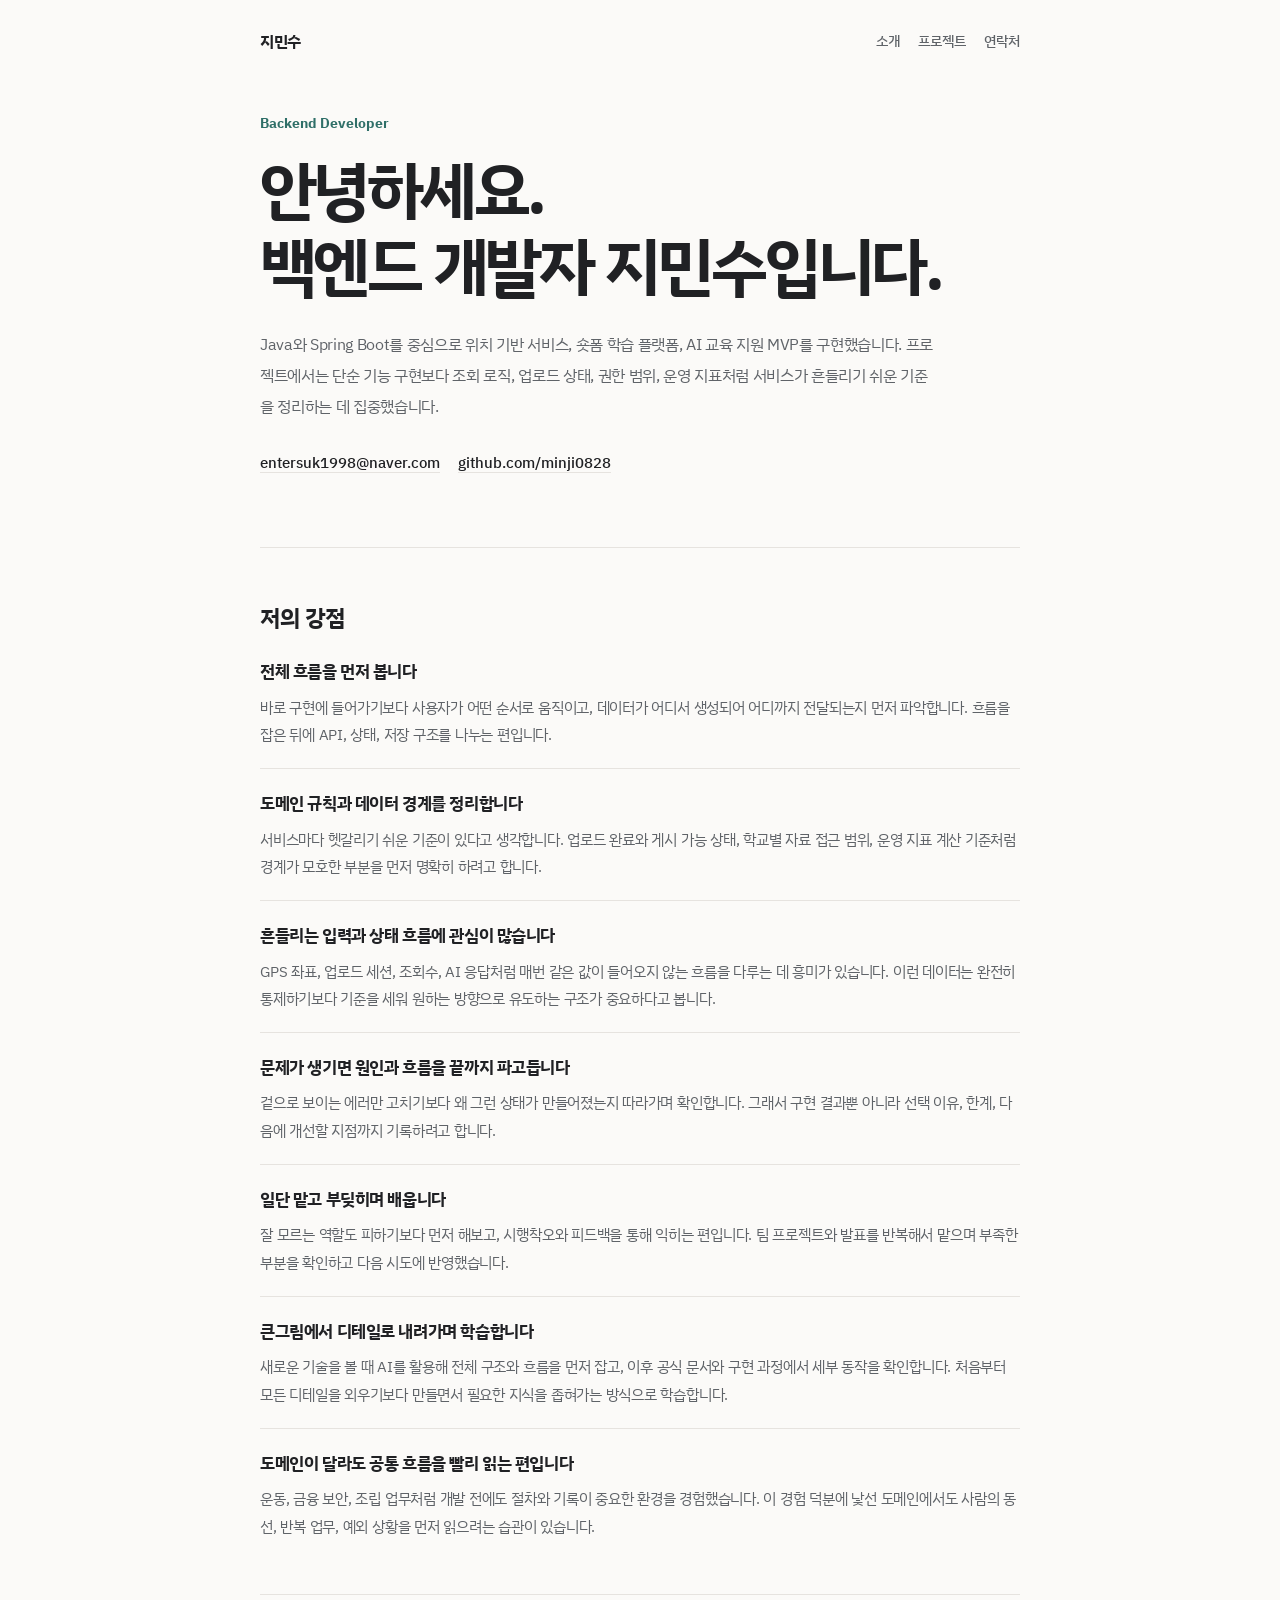
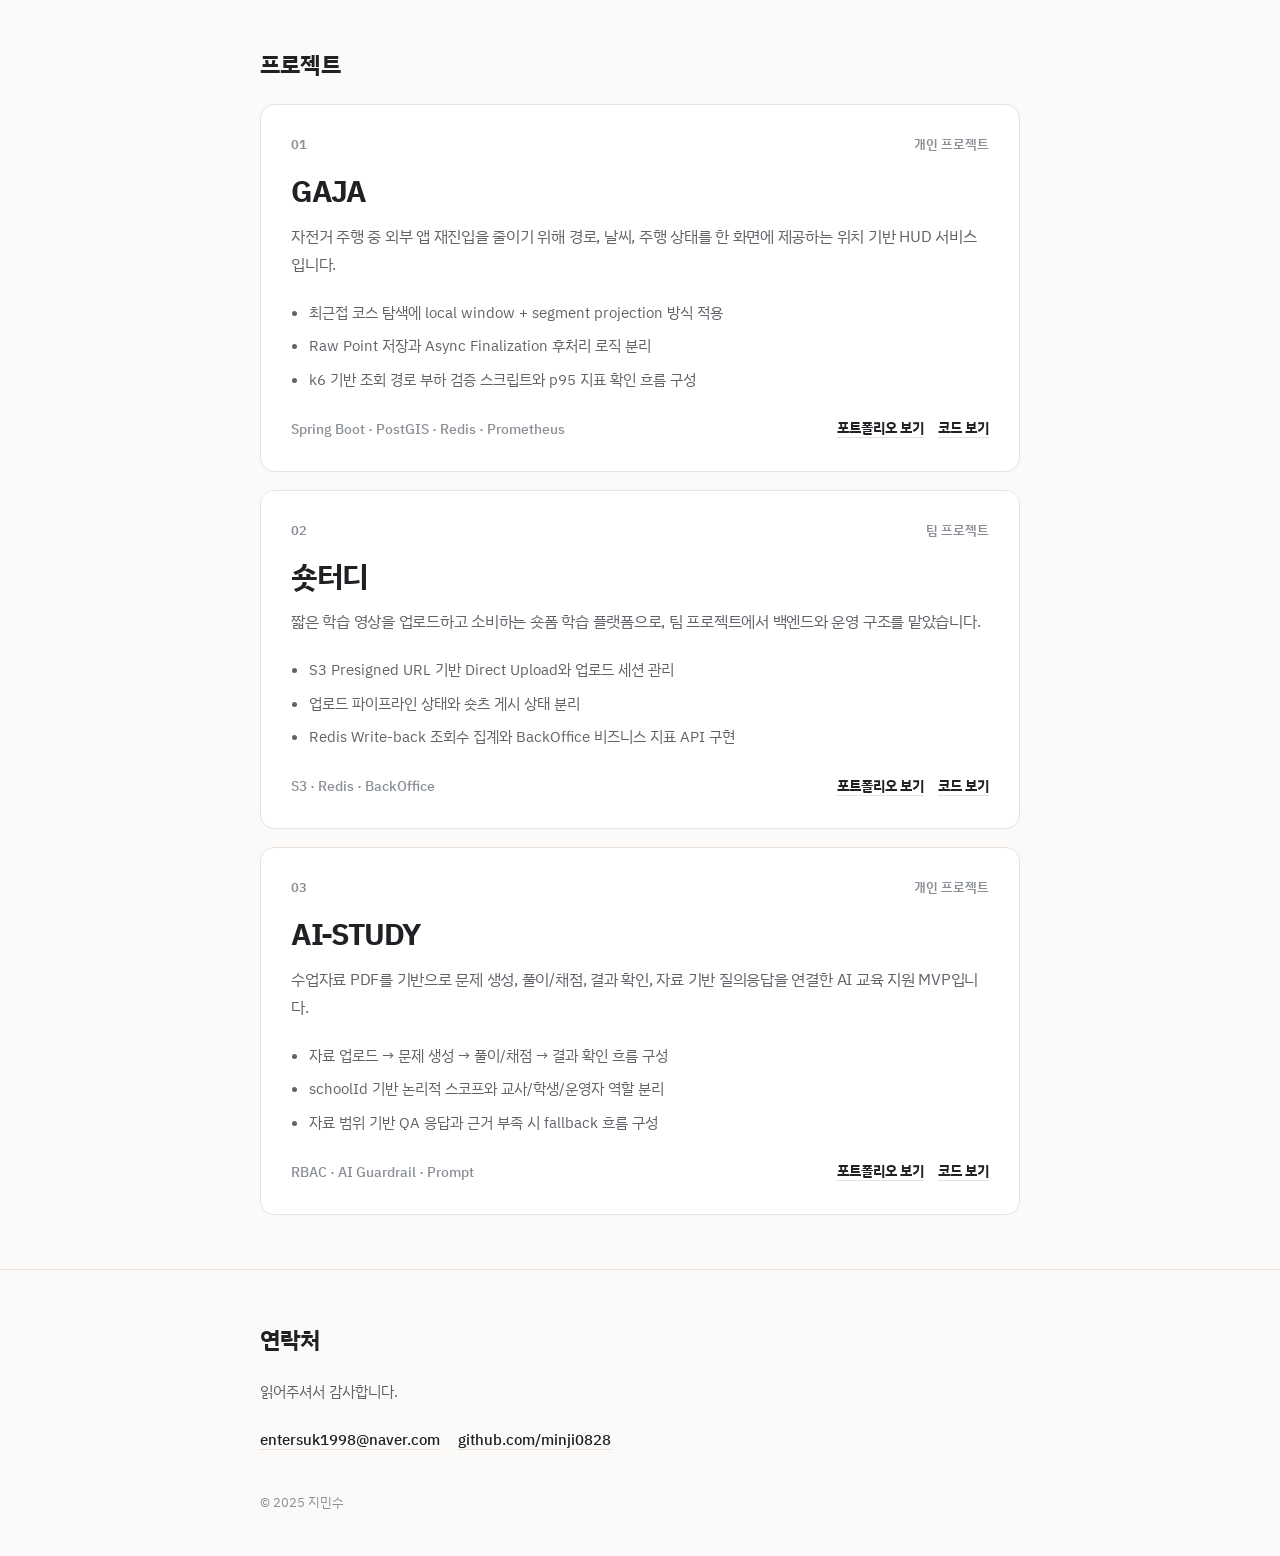
<file: index.html>
<!DOCTYPE html>
<html lang="ko">
<head>
  <meta charset="UTF-8" />
  <meta name="viewport" content="width=device-width, initial-scale=1.0" />
  <title>지민수 — Backend Developer</title>
  <meta name="description" content="백엔드 개발자 지민수의 포트폴리오. Spring Boot 기반 프로젝트와 구현 경험을 담백하게 정리했습니다." />
  <link rel="preconnect" href="https://fonts.googleapis.com" />
  <link rel="preconnect" href="https://fonts.gstatic.com" crossorigin />
  <link href="https://fonts.googleapis.com/css2?family=IBM+Plex+Sans+KR:wght@400;500;600;700&display=swap" rel="stylesheet" />
  <link rel="stylesheet" href="styles.css" />
</head>
<body class="home-page vertical-page">
  <header class="simple-header" id="top">
    <div class="simple-container">
      <nav class="simple-nav" aria-label="메인 네비게이션">
        <a href="#top" class="simple-name">지민수</a>
        <div>
          <a href="#about">소개</a>
          <a href="#projects">프로젝트</a>
          <a href="#contact">연락처</a>
        </div>
      </nav>

      <section class="intro" id="about" aria-labelledby="intro-heading">
        <p class="intro-label">Backend Developer</p>
        <h1 id="intro-heading">안녕하세요.<br />백엔드 개발자 지민수입니다.</h1>
        <p class="intro-text">
          Java와 Spring Boot를 중심으로 위치 기반 서비스, 숏폼 학습 플랫폼, AI 교육 지원 MVP를 구현했습니다.
          프로젝트에서는 단순 기능 구현보다 조회 로직, 업로드 상태, 권한 범위, 운영 지표처럼 서비스가 흔들리기 쉬운 기준을 정리하는 데 집중했습니다.
        </p>
        <div class="intro-links" aria-label="연락 링크">
          <a href="mailto:entersuk1998@naver.com">entersuk1998@naver.com</a>
          <a href="https://github.com/minji0828" target="_blank" rel="noopener noreferrer">github.com/minji0828</a>
        </div>
      </section>
    </div>
  </header>

  <main class="simple-container">
    <section class="simple-section" aria-labelledby="strength-heading">
      <h2 id="strength-heading">저의 강점</h2>
      <div class="personal-list">
        <article>
          <h3>전체 흐름을 먼저 봅니다</h3>
          <p>바로 구현에 들어가기보다 사용자가 어떤 순서로 움직이고, 데이터가 어디서 생성되어 어디까지 전달되는지 먼저 파악합니다. 흐름을 잡은 뒤에 API, 상태, 저장 구조를 나누는 편입니다.</p>
        </article>
        <article>
          <h3>도메인 규칙과 데이터 경계를 정리합니다</h3>
          <p>서비스마다 헷갈리기 쉬운 기준이 있다고 생각합니다. 업로드 완료와 게시 가능 상태, 학교별 자료 접근 범위, 운영 지표 계산 기준처럼 경계가 모호한 부분을 먼저 명확히 하려고 합니다.</p>
        </article>
        <article>
          <h3>흔들리는 입력과 상태 흐름에 관심이 많습니다</h3>
          <p>GPS 좌표, 업로드 세션, 조회수, AI 응답처럼 매번 같은 값이 들어오지 않는 흐름을 다루는 데 흥미가 있습니다. 이런 데이터는 완전히 통제하기보다 기준을 세워 원하는 방향으로 유도하는 구조가 중요하다고 봅니다.</p>
        </article>
        <article>
          <h3>문제가 생기면 원인과 흐름을 끝까지 파고듭니다</h3>
          <p>겉으로 보이는 에러만 고치기보다 왜 그런 상태가 만들어졌는지 따라가며 확인합니다. 그래서 구현 결과뿐 아니라 선택 이유, 한계, 다음에 개선할 지점까지 기록하려고 합니다.</p>
        </article>
        <article>
          <h3>일단 맡고 부딪히며 배웁니다</h3>
          <p>잘 모르는 역할도 피하기보다 먼저 해보고, 시행착오와 피드백을 통해 익히는 편입니다. 팀 프로젝트와 발표를 반복해서 맡으며 부족한 부분을 확인하고 다음 시도에 반영했습니다.</p>
        </article>
        <article>
          <h3>큰그림에서 디테일로 내려가며 학습합니다</h3>
          <p>새로운 기술을 볼 때 AI를 활용해 전체 구조와 흐름을 먼저 잡고, 이후 공식 문서와 구현 과정에서 세부 동작을 확인합니다. 처음부터 모든 디테일을 외우기보다 만들면서 필요한 지식을 좁혀가는 방식으로 학습합니다.</p>
        </article>
        <article>
          <h3>도메인이 달라도 공통 흐름을 빨리 읽는 편입니다</h3>
          <p>운동, 금융 보안, 조립 업무처럼 개발 전에도 절차와 기록이 중요한 환경을 경험했습니다. 이 경험 덕분에 낯선 도메인에서도 사람의 동선, 반복 업무, 예외 상황을 먼저 읽으려는 습관이 있습니다.</p>
        </article>
      </div>
    </section>

    <section class="simple-section" id="projects" aria-labelledby="projects-heading">
      <h2 id="projects-heading">프로젝트</h2>
      <div class="vertical-projects">
        <article class="vertical-project">
          <div class="project-topline">
            <span>01</span>
            <span>개인 프로젝트</span>
          </div>
          <h3>GAJA</h3>
          <p class="project-desc">자전거 주행 중 외부 앱 재진입을 줄이기 위해 경로, 날씨, 주행 상태를 한 화면에 제공하는 위치 기반 HUD 서비스입니다.</p>
          <ul>
            <li>최근접 코스 탐색에 local window + segment projection 방식 적용</li>
            <li>Raw Point 저장과 Async Finalization 후처리 로직 분리</li>
            <li>k6 기반 조회 경로 부하 검증 스크립트와 p95 지표 확인 흐름 구성</li>
          </ul>
          <div class="project-bottom">
            <span>Spring Boot · PostGIS · Redis · Prometheus</span>
            <span class="project-links">
              <a href="./gaja.html">포트폴리오 보기</a>
              <a href="https://github.com/BIKE-PROJECT-MINJI/bike-back" target="_blank" rel="noopener noreferrer">코드 보기</a>
            </span>
          </div>
        </article>

        <article class="vertical-project">
          <div class="project-topline">
            <span>02</span>
            <span>팀 프로젝트</span>
          </div>
          <h3>숏터디</h3>
          <p class="project-desc">짧은 학습 영상을 업로드하고 소비하는 숏폼 학습 플랫폼으로, 팀 프로젝트에서 백엔드와 운영 구조를 맡았습니다.</p>
          <ul>
            <li>S3 Presigned URL 기반 Direct Upload와 업로드 세션 관리</li>
            <li>업로드 파이프라인 상태와 숏츠 게시 상태 분리</li>
            <li>Redis Write-back 조회수 집계와 BackOffice 비즈니스 지표 API 구현</li>
          </ul>
          <div class="project-bottom">
            <span>S3 · Redis · BackOffice</span>
            <span class="project-links">
              <a href="./shortudy.html">포트폴리오 보기</a>
              <a href="https://github.com/minji0828/wantbehelp-3rd-LXP/tree/refactor/shorts" target="_blank" rel="noopener noreferrer">코드 보기</a>
            </span>
          </div>
        </article>

        <article class="vertical-project">
          <div class="project-topline">
            <span>03</span>
            <span>개인 프로젝트</span>
          </div>
          <h3>AI-STUDY</h3>
          <p class="project-desc">수업자료 PDF를 기반으로 문제 생성, 풀이/채점, 결과 확인, 자료 기반 질의응답을 연결한 AI 교육 지원 MVP입니다.</p>
          <ul>
            <li>자료 업로드 → 문제 생성 → 풀이/채점 → 결과 확인 흐름 구성</li>
            <li>schoolId 기반 논리적 스코프와 교사/학생/운영자 역할 분리</li>
            <li>자료 범위 기반 QA 응답과 근거 부족 시 fallback 흐름 구성</li>
          </ul>
          <div class="project-bottom">
            <span>RBAC · AI Guardrail · Prompt</span>
            <span class="project-links">
              <a href="./ai-study.html">포트폴리오 보기</a>
              <a href="https://github.com/MINJI-AI-STUDY/AI-BACK" target="_blank" rel="noopener noreferrer">코드 보기</a>
            </span>
          </div>
        </article>
      </div>
    </section>
  </main>

  <footer class="simple-footer" id="contact">
    <div class="simple-container">
      <h2>연락처</h2>
      <p>읽어주셔서 감사합니다.</p>
      <div class="footer-links">
        <a href="mailto:entersuk1998@naver.com">entersuk1998@naver.com</a>
        <a href="https://github.com/minji0828" target="_blank" rel="noopener noreferrer">github.com/minji0828</a>
      </div>
      <small>&copy; 2025 지민수</small>
    </div>
  </footer>

  <button class="scroll-top" id="scrollTop" aria-label="맨 위로 이동">
    <span aria-hidden="true">&#8593;</span>
  </button>

  <script src="script.js"></script>
</body>
</html>
</file>
<file: styles.css>
/* ─── Design System ─── */

:root {
  /* Color */
  --bg: #f6f5f2;
  --surface: #ffffff;
  --surface-warm: #faf9f7;

  --text: #1c1917;
  --text-secondary: #57534e;
  --text-muted: #a8a29e;

  --accent: #0d9488;
  --accent-hover: #0f766e;
  --accent-bg: #f0fdfa;
  --accent-border: rgba(13, 148, 136, 0.12);

  --border: #e7e5e4;
  --border-light: #f5f5f4;

  /* Typography */
  --font-body: "Pretendard", -apple-system, BlinkMacSystemFont, "Segoe UI", sans-serif;

  --text-xs: 0.8125rem;
  --text-sm: 0.875rem;
  --text-base: 1rem;
  --text-lg: 1.0625rem;
  --text-xl: 1.25rem;
  --text-2xl: 1.5rem;
  --text-3xl: 2.75rem;

  --leading-tight: 1.2;
  --leading-snug: 1.35;
  --leading-normal: 1.7;

  /* Spacing */
  --space-1: 0.25rem;
  --space-2: 0.5rem;
  --space-3: 0.75rem;
  --space-4: 1rem;
  --space-5: 1.25rem;
  --space-6: 1.5rem;
  --space-8: 2rem;
  --space-10: 2.5rem;
  --space-12: 3rem;
  --space-16: 4rem;
  --space-20: 5rem;

  /* Layout */
  --container-max: 800px;
  --radius: 12px;
  --radius-sm: 8px;
  --radius-full: 999px;

  /* Motion */
  --transition: 0.2s ease;
}

/* ─── Base ─── */

*,
*::before,
*::after {
  box-sizing: border-box;
  margin: 0;
  padding: 0;
}

html {
  scroll-behavior: smooth;
  scroll-padding-top: var(--space-16);
}

body {
  font-family: var(--font-body);
  font-size: var(--text-base);
  line-height: var(--leading-normal);
  color: var(--text);
  background: var(--bg);
  -webkit-font-smoothing: antialiased;
  -moz-osx-font-smoothing: grayscale;
}

a {
  color: inherit;
  text-decoration: none;
  transition: color var(--transition);
}

img {
  max-width: 100%;
  height: auto;
  display: block;
}

/* ─── Layout ─── */

.container {
  width: min(100% - var(--space-8), var(--container-max));
  margin: 0 auto;
}

/* ─── Navigation ─── */

.site-nav {
  padding: var(--space-6) 0;
}

.site-nav .container {
  display: flex;
  align-items: center;
  justify-content: space-between;
}

.site-name {
  font-size: var(--text-base);
  font-weight: 700;
  color: var(--text);
  letter-spacing: -0.01em;
}

.nav-links {
  display: flex;
  align-items: center;
  gap: var(--space-6);
}

.nav-links a {
  font-size: var(--text-sm);
  font-weight: 500;
  color: var(--text-secondary);
}

.nav-links a:hover {
  color: var(--accent);
}

/* ─── Hero ─── */

.hero {
  padding: var(--space-16) 0 var(--space-12);
}

.hero-role {
  font-size: var(--text-sm);
  font-weight: 600;
  color: var(--accent);
  letter-spacing: 0.04em;
  text-transform: uppercase;
  margin-bottom: var(--space-4);
}

.hero-title {
  font-size: var(--text-3xl);
  font-weight: 700;
  line-height: var(--leading-tight);
  letter-spacing: -0.03em;
  color: var(--text);
  margin-bottom: var(--space-3);
}

.hero-positioning {
  font-size: var(--text-xl);
  font-weight: 500;
  line-height: var(--leading-snug);
  color: var(--text-secondary);
  max-width: 480px;
  margin-bottom: var(--space-8);
  letter-spacing: -0.01em;
}

.hero-links {
  display: flex;
  align-items: center;
  gap: var(--space-5);
}

.hero-links a {
  font-size: var(--text-sm);
  font-weight: 500;
  color: var(--text-secondary);
  padding-bottom: 2px;
  border-bottom: 1px solid var(--border);
  transition: border-color var(--transition), color var(--transition);
}

.hero-links a:hover {
  color: var(--accent);
  border-color: var(--accent);
}

/* ─── Sections ─── */

.section {
  padding: var(--space-20) 0;
}

.section-title {
  font-size: var(--text-2xl);
  font-weight: 700;
  line-height: var(--leading-snug);
  letter-spacing: -0.02em;
  color: var(--text);
  margin-bottom: var(--space-10);
}

/* ─── Strengths ─── */

.strength-list {
  display: grid;
  grid-template-columns: repeat(3, 1fr);
  gap: var(--space-8) var(--space-6);
}

.strength-item {
  padding-top: var(--space-5);
  border-top: 1px solid var(--border);
}

.strength-item h3 {
  font-size: var(--text-lg);
  font-weight: 600;
  line-height: var(--leading-snug);
  color: var(--text);
  margin-bottom: var(--space-3);
}

.strength-item p {
  font-size: var(--text-sm);
  line-height: 1.7;
  color: var(--text-secondary);
}


/* ─── Projects ─── */

.project-list {
  display: grid;
  grid-template-columns: repeat(3, minmax(0, 1fr));
  gap: var(--space-5);
}

.project-card {
  background: var(--surface);
  border: 1px solid var(--border);
  border-radius: var(--radius);
  padding: var(--space-7) var(--space-8);
  transition: border-color var(--transition), box-shadow var(--transition);
  display: flex;
  flex-direction: column;
  gap: var(--space-6);
  min-height: 100%;
}

.project-card:hover {
  border-color: var(--border-light);
  box-shadow: 0 4px 20px rgba(0, 0, 0, 0.04);
}

.project-main {
  display: flex;
  flex-direction: column;
  gap: var(--space-3);
  flex: 1;
}

.project-header {
  display: flex;
  align-items: baseline;
  justify-content: space-between;
  gap: var(--space-4);
  flex-wrap: wrap;
}

.project-header h3 {
  font-size: var(--text-xl);
  font-weight: 700;
  line-height: var(--leading-snug);
  color: var(--text);
  letter-spacing: -0.01em;
}

.project-type {
  font-size: var(--text-xs);
  font-weight: 600;
  color: var(--text-muted);
  letter-spacing: 0.02em;
  white-space: nowrap;
}

.project-summary {
  font-size: var(--text-base);
  font-weight: 500;
  line-height: var(--leading-snug);
  color: var(--text);
  min-height: calc(var(--text-base) * 2.8);
}

.project-value {
  font-size: var(--text-sm);
  line-height: 1.7;
  color: var(--text-secondary);
  min-height: calc(var(--text-sm) * 3.6);
}

.project-footer {
  display: flex;
  align-items: center;
  justify-content: space-between;
  gap: var(--space-4);
  flex-wrap: wrap;
  margin-top: auto;
}

.project-tags {
  display: flex;
  flex-wrap: wrap;
  gap: var(--space-2);
}

.project-tags span {
  font-size: var(--text-xs);
  font-weight: 500;
  color: var(--text-secondary);
  background: var(--surface-warm);
  padding: var(--space-1) var(--space-3);
  border-radius: var(--radius-sm);
  border: 1px solid var(--border-light);
}

.project-link {
  display: inline-flex;
  align-items: center;
  gap: var(--space-2);
  font-size: var(--text-sm);
  font-weight: 600;
  color: var(--accent);
  white-space: nowrap;
}

.project-link:hover {
  color: var(--accent-hover);
}

.project-link::after {
  content: "\2192";
  transition: transform var(--transition);
}

.project-link:hover::after {
  transform: translateX(3px);
}


/* ─── Footer / Contact ─── */

.site-footer {
  padding: var(--space-20) 0 var(--space-12);
  border-top: 1px solid var(--border);
}

.contact-list {
  display: flex;
  flex-direction: column;
  gap: var(--space-5);
  margin-bottom: var(--space-16);
}

.contact-item {
  display: flex;
  flex-direction: column;
  gap: var(--space-1);
}

.contact-label {
  font-size: var(--text-xs);
  font-weight: 600;
  color: var(--text-muted);
  letter-spacing: 0.04em;
  text-transform: uppercase;
}

.contact-item a {
  font-size: var(--text-lg);
  font-weight: 500;
  color: var(--text);
  transition: color var(--transition);
}

.contact-item a:hover {
  color: var(--accent);
}

.footer-copy {
  font-size: var(--text-xs);
  color: var(--text-muted);
}

/* ─── Legacy footer class for detail pages ─── */
.doc-footer {
  padding: var(--space-20) 0 var(--space-12);
  border-top: 1px solid var(--border);
}

.doc-footer .footer-copy {
  font-size: var(--text-xs);
  color: var(--text-muted);
}

.doc-footer .footer-copy a {
  color: var(--text-muted);
  text-decoration: none;
}

.doc-footer .footer-copy a:hover {
  color: var(--accent);
}
/* ─── Scroll to top ─── */

.scroll-top {
  position: fixed;
  bottom: var(--space-6);
  right: var(--space-6);
  width: 2.5rem;
  height: 2.5rem;
  border-radius: 50%;
  background: var(--surface);
  border: 1px solid var(--border);
  color: var(--text-muted);
  cursor: pointer;
  display: flex;
  align-items: center;
  justify-content: center;
  font-size: 1.25rem;
  opacity: 0;
  visibility: hidden;
  transition: all var(--transition);
  box-shadow: 0 4px 12px rgba(0, 0, 0, 0.06);
  z-index: 100;
}

.scroll-top.visible {
  opacity: 1;
  visibility: visible;
}

.scroll-top:hover {
  background: var(--accent-bg);
  border-color: var(--accent);
  color: var(--accent);
}

/* ─── Detail Page Styles ─── */

.detail-header {
  background: var(--surface);
  border-bottom: 1px solid var(--border);
  padding: var(--space-12) 0 var(--space-10);
  margin-bottom: var(--space-10);
}

.detail-header .back-link {
  display: inline-flex;
  align-items: center;
  gap: var(--space-2);
  font-size: var(--text-sm);
  font-weight: 500;
  color: var(--text-muted);
  margin-bottom: var(--space-6);
}

.detail-header .back-link::before {
  content: "\2190";
}

.detail-header .back-link:hover {
  color: var(--accent);
}

.detail-header h1 {
  font-size: var(--text-2xl);
  font-weight: 700;
  color: var(--text);
  line-height: var(--leading-snug);
  letter-spacing: -0.02em;
  margin-bottom: var(--space-3);
}

.detail-header .detail-subtitle {
  font-size: var(--text-lg);
  color: var(--text-secondary);
  line-height: var(--leading-normal);
}

.detail-header .detail-meta {
  display: flex;
  flex-wrap: wrap;
  gap: var(--space-3);
  margin-top: var(--space-5);
  font-size: var(--text-xs);
  color: var(--text-muted);
}

.detail-header .detail-meta span {
  display: inline-flex;
  align-items: center;
  gap: var(--space-2);
  background: var(--surface-warm);
  padding: var(--space-1) var(--space-3);
  border-radius: var(--radius-sm);
  border: 1px solid var(--border-light);
}

.detail-content {
  padding-bottom: var(--space-20);
}

.detail-content h2 {
  font-size: var(--text-xl);
  font-weight: 700;
  color: var(--text);
  margin: var(--space-12) 0 var(--space-4);
  padding-bottom: var(--space-3);
  border-bottom: 1px solid var(--border-light);
  line-height: var(--leading-snug);
}

.detail-content h3 {
  font-size: var(--text-lg);
  font-weight: 600;
  color: var(--text);
  margin: var(--space-8) 0 var(--space-3);
  line-height: var(--leading-snug);
}

.detail-content p {
  font-size: var(--text-base);
  line-height: var(--leading-normal);
  color: var(--text);
  margin-bottom: var(--space-4);
}

.detail-content ul,
.detail-content ol {
  margin-bottom: var(--space-4);
  padding-left: var(--space-6);
}

.detail-content li {
  font-size: var(--text-base);
  line-height: var(--leading-normal);
  color: var(--text);
  margin-bottom: var(--space-2);
}

.detail-content strong {
  font-weight: 600;
  color: var(--text);
}

.detail-content .highlight {
  background: var(--accent-bg);
  color: var(--accent-hover);
  padding: var(--space-1) var(--space-2);
  border-radius: var(--radius-sm);
  font-weight: 500;
}

.detail-content .info-box {
  background: var(--surface-warm);
  border: 1px solid var(--border-light);
  border-radius: var(--radius-sm);
  padding: var(--space-4) var(--space-5);
  margin: var(--space-4) 0;
  font-size: var(--text-sm);
  line-height: 1.7;
  color: var(--text-secondary);
}

/* ─── Responsive ─── */

@media (max-width: 640px) {
  :root {
    --text-3xl: 2rem;
    --text-2xl: 1.375rem;
    --space-20: 3.5rem;
    --space-16: 3rem;
    --space-12: 2.5rem;
  }

  .hero {
    padding: var(--space-10) 0 var(--space-16);
  }

  .strength-list {
    grid-template-columns: 1fr;
    gap: var(--space-8);
  }

  .project-list {
    grid-template-columns: 1fr;
  }

  .project-header {
    flex-direction: column;
    gap: var(--space-2);
  }

  .project-card {
    padding: var(--space-6);
  }

  .project-summary,
  .project-value {
    min-height: 0;
  }

  .nav-links {
    gap: var(--space-4);
  }
}

/* ─── Home landing styles ─── */

.home-page {
  --home-bg: #f3eee5;
  --home-paper: #fffdf8;
  --home-ink: #181410;
  --home-sub: #5f574d;
  --home-muted: #8b8174;
  --home-line: #ded5c8;
  --home-line-strong: #c8bbaa;
  --home-accent: #0f766e;
  --home-accent-dark: #0b4f4a;
  --home-accent-soft: #e1f0ed;
  --container-max: 1120px;
  font-family: "IBM Plex Sans KR", var(--font-body);
  color: var(--home-ink);
  background:
    radial-gradient(circle at 12% 8%, rgba(15, 118, 110, 0.12), transparent 28rem),
    linear-gradient(90deg, rgba(24, 20, 16, 0.045) 1px, transparent 1px),
    linear-gradient(180deg, rgba(24, 20, 16, 0.035) 1px, transparent 1px),
    var(--home-bg);
  background-size: auto, 88px 88px, 88px 88px, auto;
}

.home-page::before {
  content: "";
  position: fixed;
  inset: 0;
  pointer-events: none;
  z-index: -1;
  background-image: radial-gradient(rgba(24, 20, 16, 0.12) 0.6px, transparent 0.6px);
  background-size: 5px 5px;
  opacity: 0.22;
}

.home-page .container {
  width: min(100% - 48px, var(--container-max));
}

.home-page .site-nav {
  position: sticky;
  top: 0;
  z-index: 50;
  padding: 18px 0;
  background: rgba(243, 238, 229, 0.78);
  backdrop-filter: blur(18px);
  border-bottom: 1px solid rgba(222, 213, 200, 0.72);
}

.home-page .nav-inner {
  display: flex;
  align-items: center;
  justify-content: space-between;
}

.home-page .site-name {
  display: inline-flex;
  align-items: center;
  justify-content: center;
  width: 44px;
  height: 44px;
  border: 1px solid var(--home-ink);
  border-radius: 50%;
  color: var(--home-ink);
  font-size: 0.82rem;
  font-weight: 700;
  letter-spacing: 0.04em;
  background: var(--home-paper);
  box-shadow: 4px 4px 0 rgba(24, 20, 16, 0.12);
}

.home-page .nav-links {
  display: flex;
  align-items: center;
  gap: 8px;
  padding: 7px;
  border: 1px solid var(--home-line);
  border-radius: 999px;
  background: rgba(255, 253, 248, 0.72);
}

.home-page .nav-links a {
  padding: 8px 15px;
  border-radius: 999px;
  color: var(--home-sub);
  font-size: 0.88rem;
  font-weight: 600;
}

.home-page .nav-links a:hover {
  color: var(--home-accent-dark);
  background: var(--home-accent-soft);
}

.home-page .hero {
  padding: 104px 0 92px;
}

.home-page .hero-grid {
  display: grid;
  grid-template-columns: minmax(0, 1.38fr) 390px;
  gap: 72px;
  align-items: end;
}

.home-page .eyebrow {
  color: var(--home-accent-dark);
  font-size: 0.78rem;
  font-weight: 700;
  letter-spacing: 0.12em;
  text-transform: uppercase;
}

.home-page .hero-copy .eyebrow {
  margin-bottom: 24px;
}

.home-page .hero h1 {
  max-width: 780px;
  color: var(--home-ink);
  font-family: "IBM Plex Sans KR", var(--font-body);
  font-size: clamp(3.2rem, 7vw, 6.4rem);
  font-weight: 700;
  line-height: 1.04;
  letter-spacing: -0.075em;
}

.home-page .hero-lead {
  max-width: 680px;
  margin-top: 30px;
  color: var(--home-sub);
  font-size: 1.08rem;
  font-weight: 500;
  line-height: 1.9;
  letter-spacing: -0.025em;
}

.home-page .hero-actions {
  display: flex;
  flex-wrap: wrap;
  align-items: center;
  gap: 14px;
  margin-top: 38px;
}

.home-page .primary-link,
.home-page .text-link,
.home-page .project-link {
  display: inline-flex;
  align-items: center;
  justify-content: center;
  min-height: 46px;
  border-radius: 999px;
  font-size: 0.94rem;
  font-weight: 700;
  letter-spacing: -0.015em;
}

.home-page .primary-link {
  padding: 0 22px;
  color: #fffdf8;
  background: var(--home-ink);
  box-shadow: 0 16px 32px rgba(24, 20, 16, 0.18);
}

.home-page .primary-link:hover {
  background: var(--home-accent-dark);
}

.home-page .text-link {
  padding: 0 18px;
  color: var(--home-accent-dark);
  border: 1px solid var(--home-line-strong);
  background: rgba(255, 253, 248, 0.55);
}

.home-page .text-link:hover {
  border-color: var(--home-accent);
  background: var(--home-accent-soft);
}

.home-page .profile-card {
  position: relative;
  overflow: hidden;
  padding: 28px;
  border: 1px solid rgba(24, 20, 16, 0.82);
  border-radius: 30px;
  background: linear-gradient(145deg, rgba(255, 253, 248, 0.98), rgba(244, 239, 231, 0.92));
  box-shadow: 14px 14px 0 rgba(24, 20, 16, 0.1), 0 28px 70px rgba(24, 20, 16, 0.12);
}

.home-page .profile-card::after {
  content: "";
  position: absolute;
  right: -18px;
  bottom: 14px;
  color: rgba(24, 20, 16, 0.045);
  font-size: 4.2rem;
  font-weight: 700;
  letter-spacing: -0.08em;
}

.home-page .profile-card-top {
  position: relative;
  z-index: 1;
  display: flex;
  align-items: center;
  gap: 16px;
  margin-bottom: 34px;
}

.home-page .profile-mark {
  display: inline-flex;
  align-items: center;
  justify-content: center;
  width: 62px;
  height: 62px;
  border-radius: 20px;
  color: #fffdf8;
  background: var(--home-accent-dark);
  font-family: "IBM Plex Sans KR", var(--font-body);
  font-size: 1.55rem;
  font-weight: 700;
}

.home-page .profile-card strong,
.home-page .profile-card-top span:last-child {
  display: block;
}

.home-page .profile-card strong {
  font-size: 1.28rem;
  letter-spacing: -0.04em;
}

.home-page .profile-card-top span:last-child {
  margin-top: 4px;
  color: var(--home-muted);
  font-size: 0.9rem;
  font-weight: 600;
}

.home-page .profile-meta {
  position: relative;
  z-index: 1;
  display: grid;
  gap: 0;
}

.home-page .profile-meta div {
  padding: 18px 0;
  border-top: 1px solid var(--home-line);
}

.home-page .profile-meta dt {
  margin-bottom: 6px;
  color: var(--home-muted);
  font-size: 0.75rem;
  font-weight: 700;
  letter-spacing: 0.08em;
  text-transform: uppercase;
}

.home-page .profile-meta dd,
.home-page .profile-meta a {
  color: var(--home-ink);
  font-size: 0.98rem;
  font-weight: 600;
  line-height: 1.55;
  word-break: break-word;
}

.home-page .section {
  padding: 92px 0;
}

.home-page .signal-section {
  border-top: 1px solid var(--home-line);
  border-bottom: 1px solid var(--home-line);
  background: rgba(255, 253, 248, 0.38);
}

.home-page .signal-grid {
  display: grid;
  grid-template-columns: 330px minmax(0, 1fr);
  gap: 72px;
}

.home-page .signal-grid h2,
.home-page .section-head h2,
.home-page .site-footer h2 {
  color: var(--home-ink);
  font-family: "IBM Plex Sans KR", var(--font-body);
  font-weight: 700;
  letter-spacing: -0.055em;
}

.home-page .signal-grid h2 {
  margin-top: 18px;
  font-size: clamp(2rem, 3.4vw, 3.15rem);
  line-height: 1.22;
}

.home-page .signal-list {
  display: grid;
  grid-template-columns: repeat(3, minmax(0, 1fr));
  gap: 22px;
}

.home-page .signal-list article {
  min-height: 260px;
  padding: 26px 24px;
  border: 1px solid var(--home-line);
  border-radius: 26px;
  background: rgba(255, 253, 248, 0.76);
}

.home-page .signal-list span,
.home-page .project-index {
  color: var(--home-accent-dark);
  font-size: 0.78rem;
  font-weight: 800;
  letter-spacing: 0.1em;
}

.home-page .signal-list h3 {
  margin-top: 52px;
  margin-bottom: 12px;
  color: var(--home-ink);
  font-size: 1.2rem;
  font-weight: 700;
  letter-spacing: -0.04em;
}

.home-page .signal-list p {
  color: var(--home-sub);
  font-size: 0.94rem;
  font-weight: 500;
  line-height: 1.75;
  letter-spacing: -0.025em;
}

.home-page .project-section {
  padding-bottom: 112px;
}

.home-page .section-head {
  max-width: 760px;
  margin-bottom: 42px;
}

.home-page .section-head h2 {
  margin-top: 14px;
  font-size: clamp(2.4rem, 5vw, 4.4rem);
  line-height: 1.05;
}

.home-page .section-head p:not(.eyebrow) {
  margin-top: 18px;
  color: var(--home-sub);
  font-size: 1rem;
  font-weight: 500;
  line-height: 1.85;
}

.home-page .project-list {
  display: grid;
  grid-template-columns: repeat(3, minmax(0, 1fr));
  gap: 18px;
  align-items: stretch;
}

.home-page .project-card {
  position: relative;
  display: flex;
  min-height: 520px;
  padding: 26px;
  overflow: hidden;
  border: 1px solid var(--home-line-strong);
  border-radius: 30px;
  background: rgba(255, 253, 248, 0.88);
  box-shadow: 0 24px 56px rgba(24, 20, 16, 0.07);
  transition: transform 0.22s ease, border-color 0.22s ease, box-shadow 0.22s ease;
}

.home-page .project-card::before {
  content: "";
  position: absolute;
  inset: 0;
  background: linear-gradient(145deg, rgba(15, 118, 110, 0.13), transparent 42%);
  opacity: 0;
  transition: opacity 0.22s ease;
}

.home-page .project-card-featured {
  background: linear-gradient(155deg, #113f3b, #17201d 62%, #241c15);
  border-color: rgba(255, 253, 248, 0.22);
  color: #fffdf8;
}

.home-page .project-card:hover {
  transform: translateY(-6px);
  border-color: var(--home-accent);
  box-shadow: 0 32px 72px rgba(24, 20, 16, 0.13);
}

.home-page .project-card:hover::before {
  opacity: 1;
}

.home-page .project-card > * {
  position: relative;
  z-index: 1;
}

.home-page .project-card .project-index {
  margin-bottom: 36px;
}

.home-page .project-card-featured .project-index,
.home-page .project-card-featured .project-type,
.home-page .project-card-featured .project-tags span {
  color: rgba(255, 253, 248, 0.72);
}

.home-page .project-main {
  display: flex;
  flex: 1;
  flex-direction: column;
  gap: 0;
}

.home-page .project-header {
  display: block;
}

.home-page .project-type {
  display: block;
  margin-bottom: 12px;
  color: var(--home-muted);
  font-size: 0.78rem;
  font-weight: 800;
  letter-spacing: 0.06em;
  text-transform: uppercase;
}

.home-page .project-header h3 {
  color: inherit;
  font-family: "IBM Plex Sans KR", var(--font-body);
  font-size: clamp(1.9rem, 3vw, 2.65rem);
  font-weight: 700;
  line-height: 1.06;
  letter-spacing: -0.06em;
}

.home-page .project-summary {
  min-height: 72px;
  margin-top: 18px;
  color: inherit;
  font-size: 1.08rem;
  font-weight: 700;
  line-height: 1.55;
  letter-spacing: -0.035em;
}

.home-page .project-value {
  min-height: 104px;
  margin-top: 16px;
  color: var(--home-sub);
  font-size: 0.94rem;
  font-weight: 500;
  line-height: 1.8;
  letter-spacing: -0.025em;
}

.home-page .project-card-featured .project-value {
  color: rgba(255, 253, 248, 0.76);
}

.home-page .project-points {
  display: grid;
  gap: 10px;
  margin-top: 22px;
  padding: 18px 0 0;
  border-top: 1px solid var(--home-line);
  list-style: none;
}

.home-page .project-card-featured .project-points {
  border-color: rgba(255, 253, 248, 0.18);
}

.home-page .project-points li {
  position: relative;
  padding-left: 16px;
  color: var(--home-sub);
  font-size: 0.87rem;
  font-weight: 600;
  line-height: 1.58;
  letter-spacing: -0.025em;
}

.home-page .project-card-featured .project-points li {
  color: rgba(255, 253, 248, 0.78);
}

.home-page .project-points li::before {
  content: "";
  position: absolute;
  top: 0.72em;
  left: 0;
  width: 5px;
  height: 5px;
  border-radius: 50%;
  background: var(--home-accent);
}

.home-page .project-footer {
  display: flex;
  flex-direction: column;
  align-items: stretch;
  gap: 20px;
  margin-top: auto;
}

.home-page .project-tags {
  display: flex;
  flex-wrap: wrap;
  gap: 8px;
}

.home-page .project-tags span {
  padding: 7px 10px;
  border: 1px solid rgba(139, 129, 116, 0.22);
  border-radius: 999px;
  color: var(--home-muted);
  background: rgba(243, 238, 229, 0.68);
  font-size: 0.75rem;
  font-weight: 700;
}

.home-page .project-card-featured .project-tags span {
  border-color: rgba(255, 253, 248, 0.18);
  background: rgba(255, 253, 248, 0.08);
}

.home-page .project-link {
  width: 100%;
  padding: 0 18px;
  color: #fffdf8;
  background: var(--home-ink);
}

.home-page .project-card-featured .project-link {
  color: var(--home-ink);
  background: #fffdf8;
}

.home-page .project-link:hover {
  color: #fffdf8;
  background: var(--home-accent-dark);
}

.home-page .project-link::after {
  content: "↗";
  margin-left: 8px;
  transition: transform 0.2s ease;
}

.home-page .project-link:hover::after {
  transform: translate(2px, -2px);
}

.home-page .site-footer {
  padding: 82px 0 38px;
  border-top: 1px solid var(--home-line);
  background: rgba(24, 20, 16, 0.94);
  color: #fffdf8;
}

.home-page .footer-grid {
  display: grid;
  grid-template-columns: minmax(0, 1fr) 380px;
  gap: 64px;
  align-items: end;
}

.home-page .site-footer .eyebrow {
  color: rgba(255, 253, 248, 0.58);
}

.home-page .site-footer h2 {
  margin-top: 14px;
  color: #fffdf8;
  font-size: clamp(2rem, 4vw, 3.8rem);
  line-height: 1.14;
}

.home-page .contact-list {
  display: grid;
  gap: 14px;
  margin: 0;
}

.home-page .contact-list a {
  display: flex;
  min-height: 56px;
  align-items: center;
  justify-content: space-between;
  padding: 0 18px;
  border: 1px solid rgba(255, 253, 248, 0.18);
  border-radius: 18px;
  color: #fffdf8;
  background: rgba(255, 253, 248, 0.06);
  font-size: 0.98rem;
  font-weight: 700;
}

.home-page .contact-list a::after {
  content: "↗";
  color: rgba(255, 253, 248, 0.62);
}

.home-page .contact-list a:hover {
  border-color: rgba(255, 253, 248, 0.42);
  background: rgba(255, 253, 248, 0.1);
}

.home-page .footer-copy {
  width: min(100% - 48px, var(--container-max));
  margin: 58px auto 0;
  color: rgba(255, 253, 248, 0.45);
  font-size: 0.78rem;
  font-weight: 600;
}

.home-page .scroll-top {
  border-color: rgba(24, 20, 16, 0.15);
  background: var(--home-ink);
  color: #fffdf8;
}

@media (max-width: 980px) {
  .home-page .hero-grid,
  .home-page .signal-grid,
  .home-page .footer-grid {
    grid-template-columns: 1fr;
    gap: 38px;
  }

  .home-page .profile-card {
    max-width: 520px;
  }

  .home-page .signal-list,
  .home-page .project-list {
    grid-template-columns: 1fr;
  }

  .home-page .signal-list article,
  .home-page .project-card {
    min-height: auto;
  }

  .home-page .project-summary,
  .home-page .project-value {
    min-height: 0;
  }
}

@media (max-width: 640px) {
  .home-page .container,
  .home-page .footer-copy {
    width: min(100% - 28px, var(--container-max));
  }

  .home-page .site-nav {
    padding: 12px 0;
  }

  .home-page .site-name {
    width: 38px;
    height: 38px;
    font-size: 0.74rem;
  }

  .home-page .nav-links {
    gap: 2px;
    padding: 5px;
  }

  .home-page .nav-links a {
    padding: 7px 9px;
    font-size: 0.8rem;
  }

  .home-page .hero {
    padding: 64px 0 66px;
  }

  .home-page .hero h1 {
    font-size: clamp(2.55rem, 15vw, 3.5rem);
    letter-spacing: -0.085em;
  }

  .home-page .hero-lead {
    font-size: 0.98rem;
    line-height: 1.78;
  }

  .home-page .profile-card,
  .home-page .signal-list article,
  .home-page .project-card {
    border-radius: 22px;
  }

  .home-page .profile-card,
  .home-page .project-card {
    padding: 22px;
  }

  .home-page .section {
    padding: 68px 0;
  }

  .home-page .signal-grid h2,
  .home-page .section-head h2,
  .home-page .site-footer h2 {
    letter-spacing: -0.065em;
  }

  .home-page .signal-list h3 {
    margin-top: 32px;
  }

  .home-page .contact-list a {
    min-height: 52px;
    font-size: 0.9rem;
  }
}

/* ─── Home tone-down: simple, calm, readable ─── */

.home-page {
  --home-bg: #f8f7f4;
  --home-paper: #ffffff;
  --home-ink: #1f2328;
  --home-sub: #59636e;
  --home-muted: #858c94;
  --home-line: #e5e7eb;
  --home-line-strong: #d7dce2;
  --home-accent: #256f68;
  --home-accent-dark: #205f59;
  --home-accent-soft: #eef7f5;
  --container-max: 1040px;
  color: var(--home-ink);
  background: var(--home-bg);
}

.home-page::before {
  display: none;
}

.home-page .container {
  width: min(100% - 40px, var(--container-max));
}

.home-page .site-nav {
  padding: 16px 0;
  background: rgba(248, 247, 244, 0.92);
  border-bottom: 1px solid var(--home-line);
  backdrop-filter: blur(10px);
}

.home-page .site-name {
  width: auto;
  height: auto;
  border: 0;
  border-radius: 0;
  background: transparent;
  box-shadow: none;
  color: var(--home-ink);
  font-size: 1rem;
  letter-spacing: -0.02em;
}

.home-page .site-name::after {
  content: " · Backend";
  color: var(--home-muted);
  font-weight: 500;
}

.home-page .nav-links {
  gap: 22px;
  padding: 0;
  border: 0;
  border-radius: 0;
  background: transparent;
}

.home-page .nav-links a {
  padding: 0;
  border-radius: 0;
  color: var(--home-sub);
  font-size: 0.9rem;
  font-weight: 500;
}

.home-page .nav-links a:hover {
  color: var(--home-accent-dark);
  background: transparent;
}

.home-page .hero {
  padding: 78px 0 62px;
}

.home-page .hero-grid {
  grid-template-columns: minmax(0, 1fr) 330px;
  gap: 54px;
  align-items: start;
}

.home-page .eyebrow {
  color: var(--home-accent-dark);
  font-size: 0.78rem;
  font-weight: 700;
  letter-spacing: 0.06em;
}

.home-page .hero-copy .eyebrow {
  margin-bottom: 16px;
}

.home-page .hero h1,
.home-page .signal-grid h2,
.home-page .section-head h2,
.home-page .site-footer h2,
.home-page .project-header h3 {
  font-family: "IBM Plex Sans KR", var(--font-body);
  letter-spacing: -0.045em;
}

.home-page .hero h1 {
  max-width: 650px;
  font-size: clamp(2.25rem, 5vw, 4rem);
  font-weight: 700;
  line-height: 1.18;
}

.home-page .hero-lead {
  max-width: 650px;
  margin-top: 22px;
  color: var(--home-sub);
  font-size: 1rem;
  font-weight: 400;
  line-height: 1.85;
}

.home-page .hero-actions {
  margin-top: 30px;
  gap: 10px;
}

.home-page .primary-link,
.home-page .text-link,
.home-page .project-link {
  min-height: 42px;
  border-radius: 10px;
  font-size: 0.9rem;
  font-weight: 600;
}

.home-page .primary-link {
  padding: 0 18px;
  background: var(--home-ink);
  box-shadow: none;
}

.home-page .text-link {
  padding: 0 16px;
  color: var(--home-sub);
  border: 1px solid var(--home-line-strong);
  background: var(--home-paper);
}

.home-page .profile-card {
  padding: 24px;
  border: 1px solid var(--home-line);
  border-radius: 18px;
  background: var(--home-paper);
  box-shadow: none;
}

.home-page .profile-card::after {
  display: none;
}

.home-page .profile-card-top {
  gap: 12px;
  margin-bottom: 24px;
}

.home-page .profile-mark {
  width: 46px;
  height: 46px;
  border-radius: 12px;
  background: var(--home-accent-soft);
  color: var(--home-accent-dark);
  font-family: "IBM Plex Sans KR", var(--font-body);
  font-size: 1.15rem;
}

.home-page .profile-card strong {
  font-size: 1.08rem;
}

.home-page .profile-card-top span:last-child,
.home-page .profile-meta dt {
  color: var(--home-muted);
}

.home-page .profile-meta div {
  padding: 14px 0;
  border-top: 1px solid var(--home-line);
}

.home-page .profile-meta dd,
.home-page .profile-meta a {
  font-size: 0.92rem;
  font-weight: 500;
}

.home-page .section {
  padding: 64px 0;
}

.home-page .signal-section {
  background: transparent;
  border-top: 1px solid var(--home-line);
  border-bottom: 1px solid var(--home-line);
}

.home-page .signal-grid {
  grid-template-columns: 260px minmax(0, 1fr);
  gap: 48px;
}

.home-page .signal-grid h2 {
  margin-top: 12px;
  font-size: clamp(1.55rem, 2.5vw, 2.2rem);
  line-height: 1.35;
}

.home-page .signal-list {
  gap: 14px;
}

.home-page .signal-list article {
  min-height: auto;
  padding: 22px;
  border: 1px solid var(--home-line);
  border-radius: 16px;
  background: var(--home-paper);
}

.home-page .signal-list h3 {
  margin-top: 24px;
  margin-bottom: 10px;
  font-size: 1.05rem;
  letter-spacing: -0.03em;
}

.home-page .signal-list p {
  font-size: 0.9rem;
  font-weight: 400;
  line-height: 1.7;
}

.home-page .project-section {
  padding-bottom: 78px;
}

.home-page .section-head {
  max-width: 680px;
  margin-bottom: 28px;
}

.home-page .section-head h2 {
  margin-top: 10px;
  font-size: clamp(1.9rem, 4vw, 3rem);
  line-height: 1.18;
}

.home-page .section-head p:not(.eyebrow) {
  margin-top: 12px;
  font-size: 0.96rem;
  font-weight: 400;
  line-height: 1.75;
}

.home-page .project-list {
  gap: 14px;
}

.home-page .project-card,
.home-page .project-card-featured {
  min-height: 470px;
  padding: 24px;
  border: 1px solid var(--home-line);
  border-radius: 18px;
  background: var(--home-paper);
  color: var(--home-ink);
  box-shadow: none;
}

.home-page .project-card::before {
  display: none;
}

.home-page .project-card:hover {
  transform: none;
  border-color: var(--home-line-strong);
  box-shadow: 0 10px 24px rgba(31, 35, 40, 0.06);
}

.home-page .project-card .project-index {
  margin-bottom: 24px;
}

.home-page .project-card-featured .project-index,
.home-page .project-card-featured .project-type,
.home-page .project-card-featured .project-tags span {
  color: inherit;
}

.home-page .project-type {
  margin-bottom: 8px;
  color: var(--home-muted);
  font-size: 0.75rem;
  letter-spacing: 0.03em;
}

.home-page .project-header h3 {
  font-size: 1.6rem;
  line-height: 1.2;
}

.home-page .project-summary {
  min-height: 58px;
  margin-top: 14px;
  font-size: 1rem;
  font-weight: 600;
  line-height: 1.55;
}

.home-page .project-value,
.home-page .project-card-featured .project-value {
  min-height: 94px;
  margin-top: 12px;
  color: var(--home-sub);
  font-size: 0.9rem;
  font-weight: 400;
  line-height: 1.75;
}

.home-page .project-points {
  gap: 8px;
  margin-top: 16px;
  padding-top: 16px;
  border-top: 1px solid var(--home-line);
}

.home-page .project-card-featured .project-points {
  border-color: var(--home-line);
}

.home-page .project-points li,
.home-page .project-card-featured .project-points li {
  color: var(--home-sub);
  font-size: 0.84rem;
  font-weight: 400;
  line-height: 1.55;
}

.home-page .project-points li::before {
  top: 0.66em;
  width: 4px;
  height: 4px;
  background: var(--home-muted);
}

.home-page .project-footer {
  gap: 16px;
}

.home-page .project-tags span,
.home-page .project-card-featured .project-tags span {
  padding: 6px 9px;
  border-color: var(--home-line);
  background: #f6f7f8;
  color: var(--home-sub);
  font-size: 0.72rem;
  font-weight: 500;
}

.home-page .project-link,
.home-page .project-card-featured .project-link {
  width: auto;
  align-self: flex-start;
  padding: 0 15px;
  color: var(--home-accent-dark);
  border: 1px solid var(--home-line-strong);
  background: var(--home-paper);
}

.home-page .project-link:hover {
  color: var(--home-accent-dark);
  background: var(--home-accent-soft);
}

.home-page .site-footer {
  padding: 58px 0 30px;
  border-top: 1px solid var(--home-line);
  background: var(--home-paper);
  color: var(--home-ink);
}

.home-page .footer-grid {
  grid-template-columns: minmax(0, 1fr) 330px;
  gap: 40px;
  align-items: start;
}

.home-page .site-footer .eyebrow {
  color: var(--home-accent-dark);
}

.home-page .site-footer h2 {
  margin-top: 10px;
  color: var(--home-ink);
  font-size: clamp(1.6rem, 3vw, 2.3rem);
}

.home-page .contact-list a {
  min-height: 48px;
  border: 1px solid var(--home-line);
  border-radius: 12px;
  color: var(--home-ink);
  background: var(--home-paper);
  font-size: 0.92rem;
  font-weight: 500;
}

.home-page .contact-list a::after {
  color: var(--home-muted);
}

.home-page .contact-list a:hover {
  border-color: var(--home-line-strong);
  background: #f8f9fa;
}

.home-page .footer-copy {
  margin-top: 36px;
  color: var(--home-muted);
  font-weight: 400;
}

.home-page .scroll-top {
  background: var(--home-paper);
  color: var(--home-sub);
}

@media (max-width: 980px) {
  .home-page .hero-grid,
  .home-page .signal-grid,
  .home-page .footer-grid {
    grid-template-columns: 1fr;
  }

  .home-page .project-card,
  .home-page .project-card-featured {
    min-height: auto;
  }
}

@media (max-width: 640px) {
  .home-page .container,
  .home-page .footer-copy {
    width: min(100% - 28px, var(--container-max));
  }

  .home-page .site-name::after {
    display: none;
  }

  .home-page .nav-links {
    gap: 12px;
  }

  .home-page .nav-links a {
    font-size: 0.82rem;
  }

  .home-page .hero {
    padding: 54px 0 50px;
  }

  .home-page .hero h1 {
    font-size: clamp(2rem, 11vw, 2.75rem);
    letter-spacing: -0.055em;
  }

  .home-page .profile-card,
  .home-page .signal-list article,
  .home-page .project-card {
    border-radius: 16px;
  }

  .home-page .section {
    padding: 52px 0;
  }
}

/* ─── Vertical simple portfolio ─── */

.vertical-page {
  --simple-bg: #fbfaf8;
  --simple-text: #202124;
  --simple-sub: #5f6368;
  --simple-muted: #8a8f95;
  --simple-line: #e6e3df;
  --simple-accent: #2f6f68;
  font-family: "IBM Plex Sans KR", var(--font-body);
  color: var(--simple-text);
  background: var(--simple-bg);
}

.vertical-page::before {
  display: none;
}

.vertical-page .simple-container {
  width: min(100% - 40px, 760px);
  margin: 0 auto;
}

.vertical-page .simple-header {
  padding: 28px 0 72px;
}

.vertical-page .simple-nav {
  display: flex;
  align-items: center;
  justify-content: space-between;
  gap: 24px;
  padding-bottom: 56px;
}

.vertical-page .simple-name {
  color: var(--simple-text);
  font-size: 0.98rem;
  font-weight: 700;
  letter-spacing: -0.02em;
}

.vertical-page .simple-nav div {
  display: flex;
  gap: 18px;
}

.vertical-page .simple-nav a:not(.simple-name) {
  color: var(--simple-sub);
  font-size: 0.88rem;
  font-weight: 500;
}

.vertical-page .simple-nav a:hover,
.vertical-page .intro-links a:hover,
.vertical-page .project-bottom a:hover,
.vertical-page .footer-links a:hover {
  color: var(--simple-accent);
}

.vertical-page .intro-label {
  margin-bottom: 18px;
  color: var(--simple-accent);
  font-size: 0.86rem;
  font-weight: 700;
}

.vertical-page .intro h1 {
  color: var(--simple-text);
  font-size: clamp(2.25rem, 7vw, 4rem);
  font-weight: 700;
  line-height: 1.18;
  letter-spacing: -0.055em;
}

.vertical-page .intro-text {
  max-width: 680px;
  margin-top: 26px;
  color: var(--simple-sub);
  font-size: 1.02rem;
  font-weight: 400;
  line-height: 1.9;
  letter-spacing: -0.02em;
}

.vertical-page .intro-links {
  display: flex;
  flex-wrap: wrap;
  gap: 10px 18px;
  margin-top: 28px;
}

.vertical-page .intro-links a,
.vertical-page .footer-links a {
  color: var(--simple-text);
  font-size: 0.92rem;
  font-weight: 500;
  text-decoration: underline;
  text-decoration-color: var(--simple-line);
  text-underline-offset: 4px;
}

.vertical-page .simple-section {
  padding: 54px 0;
  border-top: 1px solid var(--simple-line);
}

.vertical-page .simple-section h2,
.vertical-page .simple-footer h2 {
  margin-bottom: 24px;
  color: var(--simple-text);
  font-size: 1.45rem;
  font-weight: 700;
  line-height: 1.35;
  letter-spacing: -0.035em;
}

.vertical-page .focus-list {
  display: grid;
  gap: 22px;
}

.vertical-page .personal-list {
  display: grid;
  gap: 20px;
}

.vertical-page .personal-list article {
  padding-bottom: 20px;
  border-bottom: 1px solid var(--simple-line);
}

.vertical-page .personal-list article:last-child {
  padding-bottom: 0;
  border-bottom: 0;
}

.vertical-page .personal-list h3 {
  margin-bottom: 8px;
  color: var(--simple-text);
  font-size: 1.04rem;
  font-weight: 700;
  letter-spacing: -0.025em;
}

.vertical-page .personal-list p {
  color: var(--simple-sub);
  font-size: 0.96rem;
  line-height: 1.78;
  letter-spacing: -0.015em;
}

.vertical-page .focus-list article {
  display: grid;
  grid-template-columns: 120px minmax(0, 1fr);
  gap: 28px;
}

.vertical-page .focus-list h3 {
  color: var(--simple-text);
  font-size: 1rem;
  font-weight: 700;
  letter-spacing: -0.025em;
}

.vertical-page .focus-list p {
  color: var(--simple-sub);
  font-size: 0.96rem;
  line-height: 1.75;
  letter-spacing: -0.015em;
}

.vertical-page .vertical-projects {
  display: grid;
  gap: 18px;
}

.vertical-page .vertical-project {
  padding: 28px 30px 30px;
  border: 1px solid var(--simple-line);
  border-radius: 14px;
  background: #fff;
}

.vertical-page .vertical-project:first-child {
  padding-top: 28px;
}

.vertical-page .project-topline {
  display: flex;
  justify-content: space-between;
  gap: 18px;
  margin-bottom: 16px;
  color: var(--simple-muted);
  font-size: 0.82rem;
  font-weight: 600;
}

.vertical-page .vertical-project h3 {
  color: var(--simple-text);
  font-size: 1.9rem;
  font-weight: 700;
  line-height: 1.25;
  letter-spacing: -0.045em;
}

.vertical-page .project-desc {
  margin-top: 12px;
  color: var(--simple-sub);
  font-size: 1rem;
  line-height: 1.75;
  letter-spacing: -0.015em;
}

.vertical-page .vertical-project ul {
  display: grid;
  gap: 8px;
  margin: 22px 0 0;
  padding-left: 1.15rem;
}

.vertical-page .vertical-project li {
  color: var(--simple-sub);
  font-size: 0.94rem;
  line-height: 1.7;
}

.vertical-page .project-bottom {
  display: flex;
  align-items: center;
  justify-content: space-between;
  gap: 18px;
  margin-top: 24px;
}

.vertical-page .project-bottom span {
  color: var(--simple-muted);
  font-size: 0.86rem;
  font-weight: 500;
}

.vertical-page .project-bottom a {
  flex: 0 0 auto;
  color: var(--simple-text);
  font-size: 0.9rem;
  font-weight: 700;
  text-decoration: underline;
  text-decoration-color: var(--simple-line);
  text-underline-offset: 4px;
}

.vertical-page .project-links {
  display: inline-flex;
  flex-wrap: wrap;
  justify-content: flex-end;
  gap: 10px 14px;
}

.vertical-page .simple-footer {
  padding: 54px 0 42px;
  border-top: 1px solid var(--simple-line);
}

.vertical-page .simple-footer p {
  color: var(--simple-sub);
  font-size: 0.96rem;
}

.vertical-page .footer-links {
  display: flex;
  flex-wrap: wrap;
  gap: 10px 18px;
  margin-top: 22px;
}

.vertical-page .simple-footer small {
  display: block;
  margin-top: 40px;
  color: var(--simple-muted);
  font-size: 0.8rem;
}

@media (max-width: 640px) {
  .vertical-page .simple-container {
    width: min(100% - 28px, 760px);
  }

  .vertical-page .simple-header {
    padding: 22px 0 52px;
  }

  .vertical-page .simple-nav {
    align-items: flex-start;
    padding-bottom: 44px;
  }

  .vertical-page .simple-nav div {
    gap: 12px;
  }

  .vertical-page .intro h1 {
    font-size: clamp(2rem, 12vw, 3rem);
  }

  .vertical-page .simple-section {
    padding: 42px 0;
  }

  .vertical-page .focus-list article {
    grid-template-columns: 1fr;
    gap: 8px;
  }

  .vertical-page .project-bottom {
    align-items: flex-start;
    flex-direction: column;
    gap: 12px;
  }

  .vertical-page .vertical-project {
    padding: 22px 20px 24px;
  }
}
</file>
